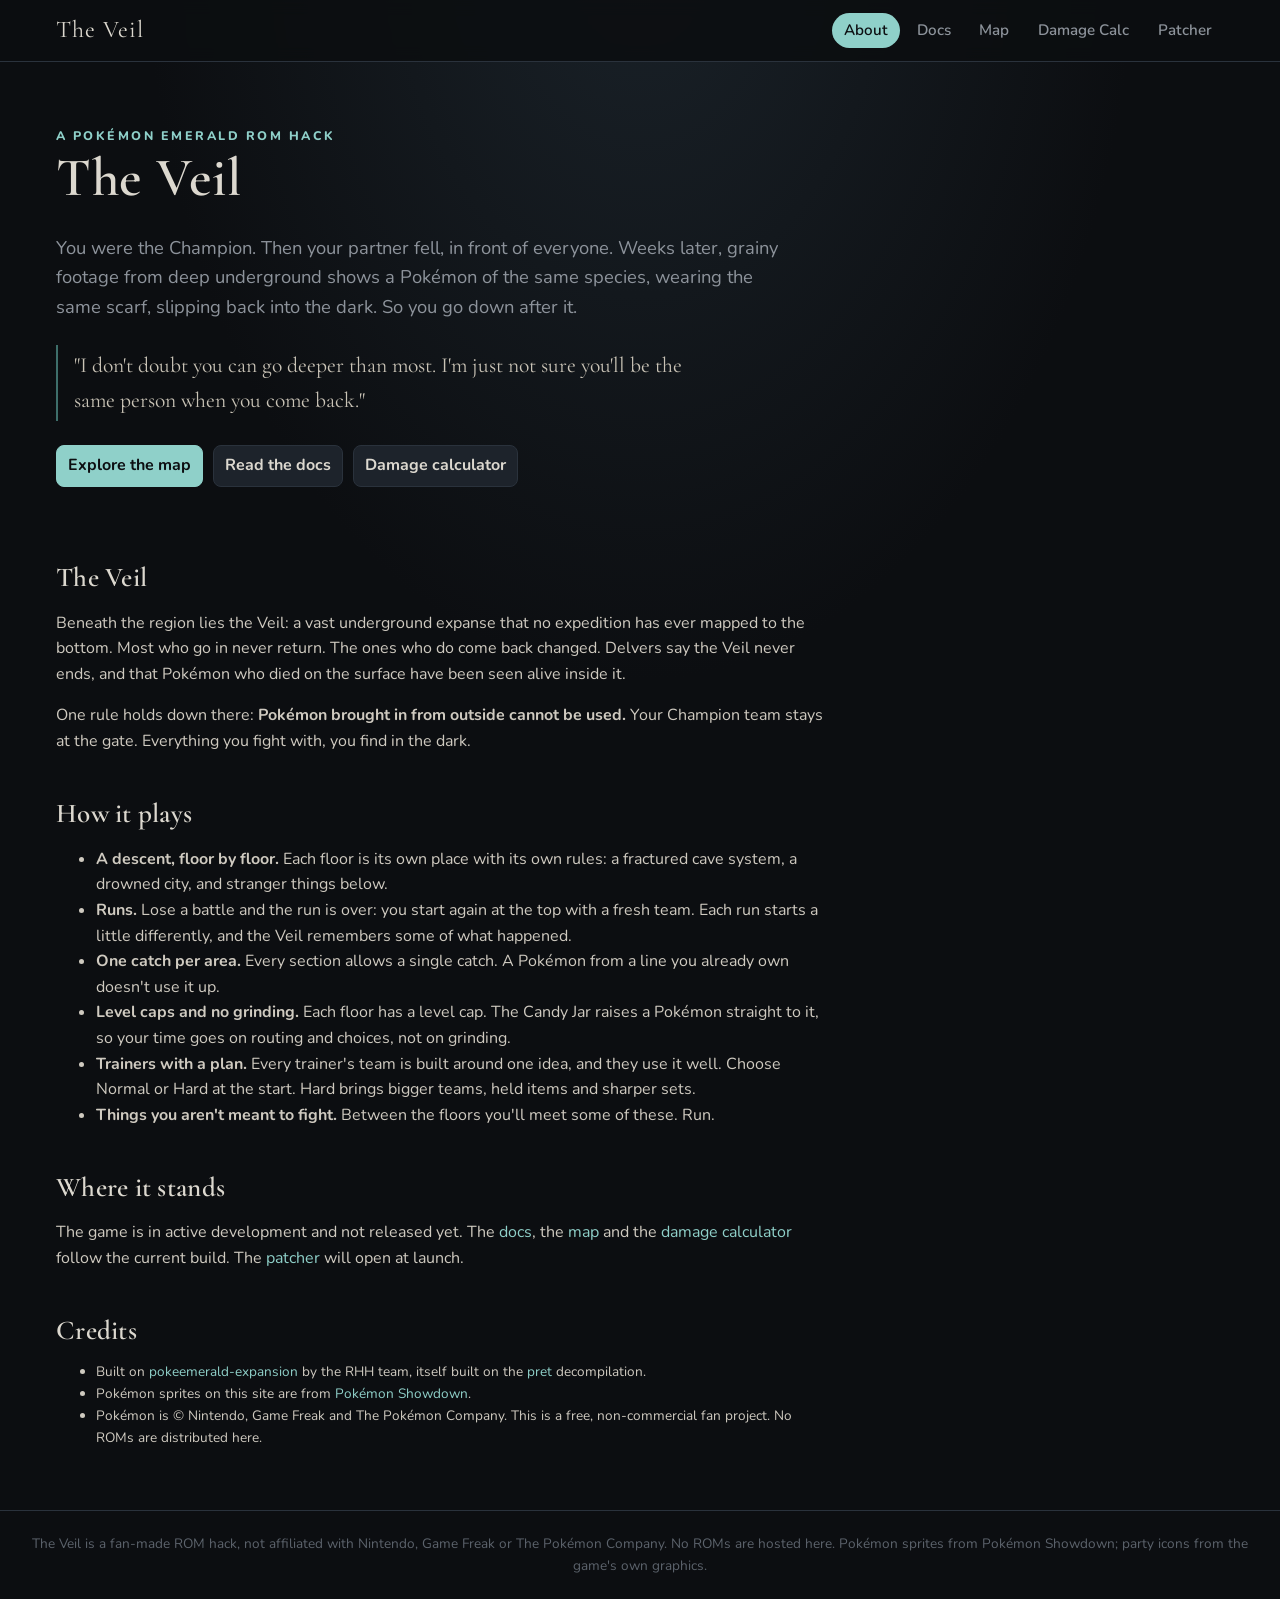
<file: index.html>
<!doctype html>
<html lang="en">
<head>
  <meta charset="utf-8">
  <meta name="viewport" content="width=device-width, initial-scale=1">
  <title>{title} - About</title>
  <meta name="description" content="A Pokémon Emerald ROM hack: a fallen Champion descends into the Veil.">
  <link rel="preconnect" href="https://fonts.googleapis.com">
  <link rel="preconnect" href="https://fonts.gstatic.com" crossorigin>
  <link href="https://fonts.googleapis.com/css2?family=Cormorant+Garamond:wght@500;600&family=JetBrains+Mono&family=Nunito:wght@400;600;700;800&display=swap" rel="stylesheet">
  <link rel="stylesheet" href="assets/style.css?v=202610292010">
  <script src="assets/site.js?v=202610292010" defer></script>
</head>
<body>
<main>
  <section class="hero">
    <div class="kicker">A Pokémon Emerald ROM hack</div>
    <h1 data-title>The Veil</h1>
    <p class="lead">You were the Champion. Then your partner fell, in front of everyone. Weeks later, grainy footage
      from deep underground shows a Pokémon of the same species, wearing the same scarf, slipping back into the
      dark. So you go down after it.</p>
    <p class="quote">"I don't doubt you can go deeper than most. I'm just not sure you'll be the same person when you
      come back."</p>
    <p class="hero-links">
      <a class="btn btn-primary" href="map.html">Explore the map</a>
      <a class="btn" href="docs.html">Read the docs</a>
      <a class="btn" href="calc.html">Damage calculator</a>
    </p>
  </section>

  <div class="prose">
    <h2>The Veil</h2>
    <p>Beneath the region lies the Veil: a vast underground expanse that no expedition has ever mapped to the bottom.
      Most who go in never return. The ones who do come back changed. Delvers say the Veil never ends, and that
      Pokémon who died on the surface have been seen alive inside it.</p>
    <p>One rule holds down there: <strong>Pokémon brought in from outside cannot be used.</strong> Your Champion
      team stays at the gate. Everything you fight with, you find in the dark.</p>

    <h2>How it plays</h2>
    <ul>
      <li><strong>A descent, floor by floor.</strong> Each floor is its own place with its own rules: a fractured
        cave system, a drowned city, and stranger things below.</li>
      <li><strong>Runs.</strong> Lose a battle and the run is over: you start again at the top with a fresh
        team. Each run starts a little differently, and the Veil remembers some of what happened.</li>
      <li><strong>One catch per area.</strong> Every section allows a single catch. A Pokémon from a line you
        already own doesn't use it up.</li>
      <li><strong>Level caps and no grinding.</strong> Each floor has a level cap. The Candy Jar raises a Pokémon
        straight to it, so your time goes on routing and choices, not on grinding.</li>
      <li><strong>Trainers with a plan.</strong> Every trainer's team is built around one idea, and they use it
        well. Choose Normal or Hard at the start. Hard brings bigger teams, held items and sharper sets.</li>
      <li><strong>Things you aren't meant to fight.</strong> Between the floors you'll meet some of these. Run.</li>
    </ul>

    <h2>Where it stands</h2>
    <p>The game is in active development and not released yet. The <a href="docs.html">docs</a>, the
      <a href="map.html">map</a> and the <a href="calc.html">damage calculator</a> follow the current build. The <a href="patcher.html">patcher</a>
      will open at launch.</p>

    <h2>Credits</h2>
    <ul class="small">
      <li>Built on <a href="https://github.com/rh-hideout/pokeemerald-expansion">pokeemerald-expansion</a> by
        the RHH team, itself built on the <a href="https://github.com/pret/pokeemerald">pret</a> decompilation.</li>
      <li>Pokémon sprites on this site are from <a href="https://play.pokemonshowdown.com">Pokémon Showdown</a>.</li>
      <li>Pokémon is © Nintendo, Game Freak and The Pokémon Company. This is a free, non-commercial fan project.
        No ROMs are distributed here.</li>
    </ul>
  </div>
</main>
</body>
</html>
</file>
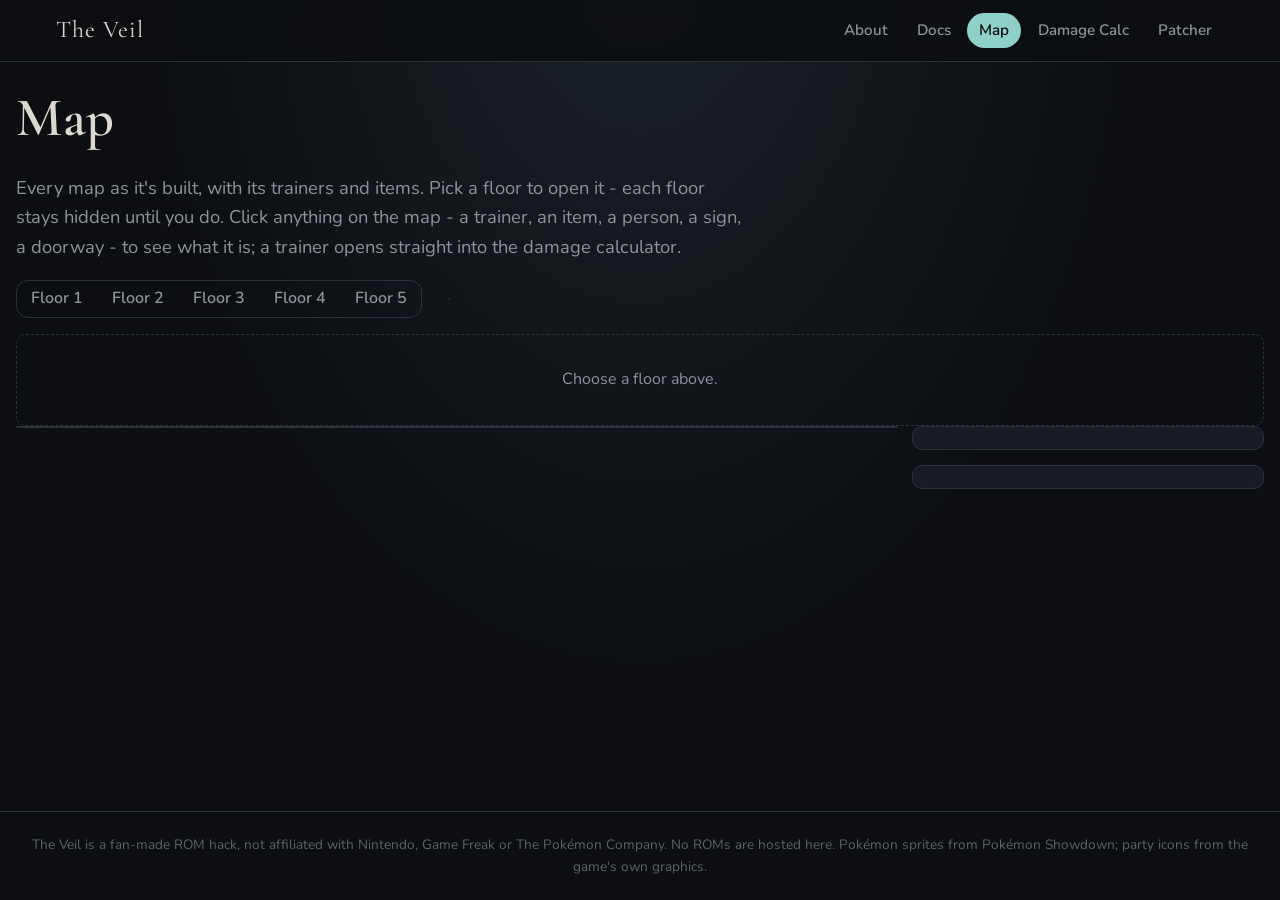
<file: map.html>
<!doctype html>
<html lang="en">
<head>
  <meta charset="utf-8">
  <meta name="viewport" content="width=device-width, initial-scale=1">
  <title>{title} - Map</title>
  <link rel="preconnect" href="https://fonts.googleapis.com">
  <link rel="preconnect" href="https://fonts.gstatic.com" crossorigin>
  <link href="https://fonts.googleapis.com/css2?family=Cormorant+Garamond:wght@500;600&family=JetBrains+Mono&family=Nunito:wght@400;600;700;800&display=swap" rel="stylesheet">
  <link rel="stylesheet" href="assets/style.css?v=202610292010">
  <script src="assets/site.js?v=202610292010" defer></script>
  <script src="assets/map.js?v=202610292010" defer></script>
</head>
<body>
<main class="mp-main">
  <h1>Map</h1>
  <p class="lead">Every map as it's built, with its trainers and items. Pick a floor to open it - each floor stays
    hidden until you do. Click anything on the map - a trainer, an item, a person, a sign, a doorway - to see what it
    is; a trainer opens straight into the damage calculator.</p>

  <div class="toolbar mp-tools">
    <div class="seg" id="mp-floors" role="tablist" aria-label="Floor"></div>
    <select id="mp-map" aria-label="Map" hidden></select>
    <span class="mp-toggles" id="mp-toggles" hidden></span>
    <span class="seg mp-zoom" id="mp-zoom" aria-label="Zoom" hidden></span>
  </div>

  <div class="gate" id="mp-gate">Choose a floor above.</div>

  <div class="mp" id="mp" hidden>
    <div class="mp-view" id="mp-view"><div class="mp-stage" id="mp-stage"></div></div>
    <aside class="mp-side">
      <div class="sc-box" id="mp-info"></div>
      <div class="sc-box" id="mp-list"></div>
    </aside>
  </div>
</main>
</body>
</html>
</file>
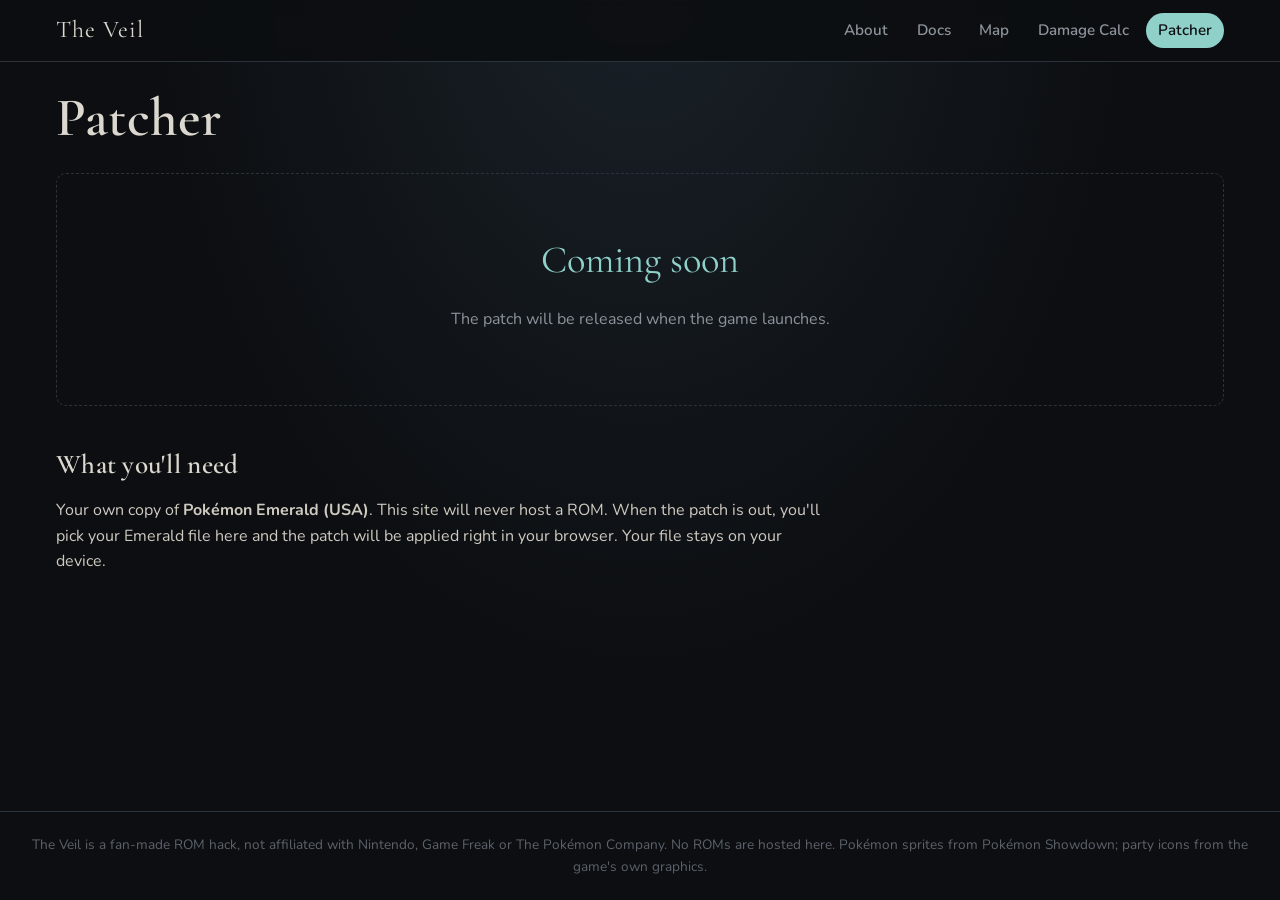
<file: patcher.html>
<!doctype html>
<html lang="en">
<head>
  <meta charset="utf-8">
  <meta name="viewport" content="width=device-width, initial-scale=1">
  <title>{title} - Patcher</title>
  <link rel="preconnect" href="https://fonts.googleapis.com">
  <link rel="preconnect" href="https://fonts.gstatic.com" crossorigin>
  <link href="https://fonts.googleapis.com/css2?family=Cormorant+Garamond:wght@500;600&family=JetBrains+Mono&family=Nunito:wght@400;600;700;800&display=swap" rel="stylesheet">
  <link rel="stylesheet" href="assets/style.css?v=202610292010">
  <script src="assets/site.js?v=202610292010" defer></script>
</head>
<body>
<main>
  <h1>Patcher</h1>
  <div class="soon">
    <div class="big">Coming soon</div>
    <p class="muted">The patch will be released when the game launches.</p>
  </div>
  <div class="prose">
    <h2>What you'll need</h2>
    <p>Your own copy of <strong>Pokémon Emerald (USA)</strong>. This site will never host a ROM. When the patch is
      out, you'll pick your Emerald file here and the patch will be applied right in your browser. Your file stays on
      your device.</p>
  </div>
</main>
</body>
</html>
</file>
<file: assets/style.css>
/* The Veil - site styles. One dark theme: the game lives underground. */
:root {
  --bg: #0c0e11;
  --bg-2: #12161b;
  --panel: #171c22;
  --panel-2: #1d232b;
  --line: #2a323c;
  --text: #dcd8cf;
  --muted: #8d939b;
  --faint: #5c636c;
  --accent: #8fd0c9;
  --accent-dim: #3e6e6a;
  --gold: #d7b46a;
  --bad: #d77a6f;
  --good: #8fc98b;
  --radius: 10px;
  --font: "Nunito", system-ui, -apple-system, "Segoe UI", sans-serif;
  --display: "Cormorant Garamond", Georgia, serif;
  --mono: "JetBrains Mono", ui-monospace, Consolas, monospace;
  color-scheme: dark;
}

* { box-sizing: border-box; }
html { -webkit-text-size-adjust: 100%; }
body {
  margin: 0;
  background: radial-gradient(ellipse at 50% -10%, #1a2229 0%, var(--bg) 55%) fixed, var(--bg);
  color: var(--text);
  font: 16px/1.6 var(--font);
  min-height: 100vh;
  display: flex;
  flex-direction: column;
}
a { color: var(--accent); text-decoration: none; }
a:hover { text-decoration: underline; }
h1, h2, h3 { font-family: var(--display); font-weight: 600; letter-spacing: .01em; line-height: 1.2; }
h1 { font-size: clamp(2.2rem, 6vw, 3.4rem); margin: 0 0 .4em; }
h2 { font-size: 1.7rem; margin: 1.6em 0 .5em; }
h3 { font-size: 1.25rem; margin: 1.2em 0 .4em; }
code, .mono { font-family: var(--mono); font-size: .9em; }
hr { border: 0; border-top: 1px solid var(--line); margin: 2rem 0; }

/* ------------------------------------------------------------------ header / nav / footer */
.site-header {
  position: sticky; top: env(safe-area-inset-top, 0px); z-index: 20;
  background: rgba(12, 14, 17, .88);
  backdrop-filter: blur(8px);
  border-bottom: 1px solid var(--line);
}
.site-header .inner {
  max-width: 1200px; margin: 0 auto; padding: .7rem 16px;
  display: flex; align-items: center; gap: 1.2rem; flex-wrap: wrap;
}
.brand { font-family: var(--display); font-size: 1.5rem; color: var(--text); letter-spacing: .04em; }
.brand:hover { text-decoration: none; color: var(--accent); }
.nav { display: flex; gap: .3rem; flex-wrap: wrap; margin-left: auto; }
.nav a {
  color: var(--muted); padding: .35rem .75rem; border-radius: 999px; font-weight: 600; font-size: .95rem;
}
.nav a:hover { color: var(--text); background: var(--panel); text-decoration: none; }
.nav a.active { color: var(--bg); background: var(--accent); }
main { flex: 1; width: 100%; max-width: 1200px; margin: 0 auto; padding: 1.5rem 16px 3rem; }
.site-footer {
  border-top: 1px solid var(--line); color: var(--faint); font-size: .85rem;
  padding: 1.4rem 16px; text-align: center;
}

/* ------------------------------------------------------------------ building blocks */
.panel {
  background: var(--panel); border: 1px solid var(--line); border-radius: var(--radius); padding: 1rem 1.1rem;
}
.muted { color: var(--muted); }
.plus { color: var(--good); } .minus { color: var(--bad); }
.small { font-size: .85rem; }
.lead { font-size: 1.15rem; color: var(--muted); max-width: 46rem; }
.prose { max-width: 48rem; }
.prose p, .prose li { color: #cfcac0; }
.grid { display: grid; gap: 1rem; }
.grid.cards { grid-template-columns: repeat(auto-fill, minmax(260px, 1fr)); }
.pill {
  display: inline-block; padding: .1rem .55rem; border-radius: 999px; font-size: .78rem; font-weight: 700;
  background: var(--panel-2); color: var(--muted); border: 1px solid var(--line);
}
.btn, button, select, input {
  font: inherit; color: var(--text); background: var(--panel-2); border: 1px solid var(--line);
  border-radius: 8px; padding: .45rem .7rem;
}
button, .btn { cursor: pointer; font-weight: 600; }
button:hover, .btn:hover { border-color: var(--accent-dim); text-decoration: none; }
button.primary, .btn.primary { background: var(--accent); color: var(--bg); border-color: var(--accent); }
button:disabled { opacity: .45; cursor: not-allowed; }
input[type=number] { width: 4.5rem; }
input:focus, select:focus, button:focus-visible { outline: 2px solid var(--accent-dim); outline-offset: 1px; }
label { font-size: .85rem; color: var(--muted); }

/* tabs */
.tabs { display: flex; gap: .4rem; flex-wrap: wrap; border-bottom: 1px solid var(--line); margin-bottom: 1.2rem; }
.tabs button {
  border: 0; border-bottom: 2px solid transparent; border-radius: 0; background: none; color: var(--muted);
  padding: .6rem .9rem;
}
.tabs button.on { color: var(--text); border-bottom-color: var(--accent); }
.seg { display: inline-flex; border: 1px solid var(--line); border-radius: 999px; overflow: hidden; }
.seg button { border: 0; border-radius: 0; background: none; color: var(--muted); padding: .35rem .9rem; }
.seg button.on { background: var(--accent); color: var(--bg); }
.toolbar { display: flex; gap: .8rem; align-items: center; flex-wrap: wrap; margin: 0 0 1rem; }

/* spoiler gate */
.gate {
  border: 1px dashed var(--line); border-radius: var(--radius); padding: 2rem 1rem; text-align: center;
  color: var(--muted);
}
.gate strong { color: var(--text); }

/* tables */
.table-wrap { overflow-x: auto; }
table { border-collapse: collapse; width: 100%; font-size: .92rem; }
th, td { text-align: left; padding: .4rem .55rem; border-bottom: 1px solid var(--line); vertical-align: top; }
th { color: var(--gold); font-weight: 700; font-size: .8rem; text-transform: uppercase; letter-spacing: .05em; }
tr:last-child td { border-bottom: 0; }
td.num, th.num { text-align: right; font-variant-numeric: tabular-nums; }

/* types */
.type {
  display: inline-block; min-width: 4.4em; text-align: center; padding: .05rem .4rem; border-radius: 5px;
  font-size: .72rem; font-weight: 800; letter-spacing: .04em; color: #111; text-transform: uppercase;
}
.t-NORMAL{background:#a8a77a}.t-FIRE{background:#ee8130}.t-WATER{background:#6390f0}.t-ELECTRIC{background:#f7d02c}
.t-GRASS{background:#7ac74c}.t-ICE{background:#96d9d6}.t-FIGHTING{background:#c22e28;color:#fff}
.t-POISON{background:#a33ea1;color:#fff}.t-GROUND{background:#e2bf65}.t-FLYING{background:#a98ff3}
.t-PSYCHIC{background:#f95587}.t-BUG{background:#a6b91a}.t-ROCK{background:#b6a136}.t-GHOST{background:#735797;color:#fff}
.t-DRAGON{background:#6f35fc;color:#fff}.t-DARK{background:#705746;color:#fff}.t-STEEL{background:#b7b7ce}
.t-FAIRY{background:#d685ad}.t-STELLAR{background:#40b5a5}.t-MYSTERY{background:#68a090}

/* trainer cards */
.place { margin: 1.6rem 0 .6rem; color: var(--gold); font-family: var(--display); font-size: 1.35rem; }
.trainer { margin-bottom: 1rem; }
.trainer-head { display: flex; align-items: baseline; gap: .6rem; flex-wrap: wrap; margin-bottom: .6rem; }
.trainer-head h3 { margin: 0; }
.team { display: grid; grid-template-columns: repeat(auto-fill, minmax(190px, 1fr)); gap: .6rem; }
.mon {
  background: var(--panel-2); border: 1px solid var(--line); border-radius: 8px; padding: .55rem .65rem;
  font-size: .86rem; position: relative;
}
.mon.added { border-color: var(--accent-dim); }
.mon .top { display: flex; gap: .5rem; align-items: center; }
.mon img { width: 48px; height: 48px; image-rendering: pixelated; flex: none; }
.mon .name { font-weight: 800; }
.mon ul { list-style: none; padding: 0; margin: .35rem 0 0; }
.mon li { display: flex; gap: .35rem; align-items: center; }
.mon .meta { color: var(--muted); font-size: .8rem; }
.mon .calc-link { position: absolute; top: .45rem; right: .55rem; font-size: .75rem; }

/* hero */
.hero { padding: 2.5rem 0 1rem; }
.hero .kicker { color: var(--accent); font-weight: 800; letter-spacing: .2em; text-transform: uppercase; font-size: .78rem; }
.quote {
  font-family: var(--display); font-size: 1.35rem; color: #c9c3b6; border-left: 2px solid var(--accent-dim);
  padding: .2rem 0 .2rem 1rem; margin: 1.5rem 0; max-width: 40rem;
}

.row { display: flex; gap: .5rem; align-items: center; flex-wrap: wrap; margin: .35rem 0; }
.hpbar { height: 6px; border-radius: 3px; background: var(--line); overflow: hidden; margin: .35rem 0; }
.hpbar span { display: block; height: 100%; background: var(--good); }

/* calculator: Showdown's layout - Pokémon 1 | moves, results, field | Pokémon 2, the chosen result across the top */
.sc-main { max-width: 1400px; padding-top: 1rem; font-size: 14px; }
.sc-main input, .sc-main select, .sc-main button { font-size: 13px; padding: .25rem .4rem; border-radius: 6px; }
.sc-main input, .sc-main select { min-width: 0; max-width: 100%; }
.sc-result {
  position: sticky; top: calc(env(safe-area-inset-top, 0px) + 3.3rem); z-index: 10;
  background: var(--panel); border: 1px solid var(--accent-dim); border-radius: var(--radius);
  padding: .7rem .9rem; margin-bottom: .9rem; box-shadow: 0 6px 18px rgba(0, 0, 0, .35);
}
.sc-result-main { font-weight: 700; line-height: 1.45; }
.sc-result-rolls { font-family: var(--mono); font-size: 12px; color: var(--muted); white-space: pre-wrap; margin-top: .3rem; }
.sc { display: grid; gap: .9rem; grid-template-columns: 1fr; align-items: start; }
.sc > section, .sc > .sc-col { min-width: 0; }
.sc-col { display: flex; flex-direction: column; gap: .9rem; min-width: 0; }

/* party icons (the game's own menu icons, assets/icons.png: 32 x 32 a Pokémon, 32 to a row - build_site_data.py),
   the save's party and boxes, the area finder */
.sc-icon {
  display: inline-block; width: 32px; height: 32px; flex: none; image-rendering: pixelated;
  background-image: url("icons.png"); background-repeat: no-repeat;
}
.sc-grid { grid-template-columns: repeat(6, 36px) !important; }
.sc-io textarea { width: 100%; min-height: 9rem; font-family: var(--mono); font-size: 12px; resize: vertical; }
.sc-io .sc-btns { display: flex; gap: .3rem; flex-wrap: wrap; margin-top: .35rem; }
.sc-io .sc-msg { font-size: 12px; margin-top: .3rem; }
.sc-ibtn {
  padding: 1px !important; border-radius: 6px !important; background: var(--panel-2); border: 1px solid transparent;
  line-height: 0; cursor: pointer;
}
.sc-ibtn:hover, .sc-ibtn:focus-visible { border-color: var(--accent-dim); }
.sc-ibtn.on { border-color: var(--accent); background: var(--accent-dim); }
.sc-ibtn.empty { opacity: .25; cursor: default; }
.sc-ibtn[draggable="true"] { cursor: grab; }
.sc-ibtn.dragging { opacity: .4; }
.sc-ibtn.over { border-color: var(--accent); opacity: 1; background: var(--accent-dim); }
.sc-hint { font-weight: 400; color: var(--faint); }
.sc-icons { display: flex; flex-wrap: wrap; gap: 3px; }
.sc-grid { display: grid; grid-template-columns: repeat(6, 44px); gap: 3px; }
.sc-team .sc-row2 { display: flex; gap: .4rem; align-items: center; flex-wrap: wrap; margin: .35rem 0; }
.sc-team select { padding: .25rem .4rem; font-size: 13px; }
.sc-drop {
  border: 1px dashed var(--line); border-radius: 8px; padding: .7rem; text-align: center; color: var(--muted);
  font-size: 12.5px; cursor: pointer;
}
.sc-drop:hover, .sc-drop.over { border-color: var(--accent); color: var(--text); }
.sc-trainer { border-top: 1px solid var(--line); padding: .4rem 0 .3rem; }
.sc-trainer:first-child { border-top: 0; }
.sc-trainer.on .sc-tname { color: var(--accent); }
.sc-tname { font-size: 13px; font-weight: 700; margin-bottom: .2rem; }
.sc-tname .muted { font-weight: 400; }
.sc-area-list { max-height: 21rem; overflow-y: auto; padding-right: .2rem; }
.sc-dropveil {
  position: fixed; inset: 0; z-index: 50; background: rgba(12, 14, 17, .82); display: grid; place-items: center;
  border: 3px dashed var(--accent); color: var(--accent); font-size: 1.3rem; font-weight: 800;
}
.sc-dropveil[hidden] { display: none; }
@media (min-width: 1100px) { .sc { grid-template-columns: minmax(0, 1fr) minmax(0, 1.05fr) minmax(0, 1fr); } }
@media (min-width: 700px) and (max-width: 1099px) {
  .sc { grid-template-columns: 1fr 1fr; }
  .sc-mid { grid-column: 1 / -1; order: -1; }
}
.sc-panel { background: var(--panel); border: 1px solid var(--line); border-radius: var(--radius); padding: .7rem .8rem; }
.sc-panel-head { display: flex; justify-content: space-between; align-items: baseline; }
.sc-panel-head-r { justify-content: flex-end; margin-bottom: -.2rem; }
.sc-h { color: var(--gold); font-weight: 800; font-size: .78rem; text-transform: uppercase; letter-spacing: .06em; margin-bottom: .35rem; }
.sc-sub { color: var(--muted); font-weight: 700; font-size: .78rem; margin-bottom: .25rem; }
.sc-pick { display: flex; gap: .5rem; align-items: center; margin-bottom: .4rem; }
.sc-sprite { width: 56px; height: 56px; image-rendering: pixelated; flex: none; }
.sc-set { flex: 1; font-weight: 700; }
.sc-row { display: grid; grid-template-columns: 5.6rem minmax(0, 1fr); gap: .4rem; align-items: center; margin: .22rem 0; }
.sc-l { color: var(--muted); font-size: 12px; }
.sc-v { display: flex; gap: .3rem; align-items: center; flex-wrap: wrap; min-width: 0; }
.sc-v > select { flex: 1; }
.sc-num { width: 3.6rem; }
.sc-caps { display: inline-flex; gap: .2rem; flex-wrap: wrap; }
.sc-mini { padding: .1rem .35rem !important; font-size: 11px !important; color: var(--muted); }
.sc-mini.on { color: var(--bg); background: var(--accent); border-color: var(--accent); }
.sc-stats {
  display: grid; grid-template-columns: 2.6rem 2.4rem 3.6rem 2.8rem minmax(0, 3.6rem); gap: .2rem .4rem;
  align-items: center; margin: .5rem 0; font-variant-numeric: tabular-nums;
}
.sc-th { color: var(--faint); font-size: 11px; font-weight: 700; }
.sc-stat { font-weight: 700; font-size: 12px; }
.sc-base { color: var(--muted); }
.sc-final { text-align: right; }
.sc-boost { padding: .15rem .2rem !important; }
.sc-desc { color: var(--muted); font-size: 12px; margin: -.1rem 0 .3rem 6rem; }
.sc-flags { display: flex; gap: .6rem; flex-wrap: wrap; margin: .3rem 0; }
.sc-check { font-size: 12px; color: var(--text); display: inline-flex; align-items: center; gap: .3rem; margin: .15rem 0; }
.sc-move { display: grid; grid-template-columns: minmax(0, 1fr) 3.2rem 5.2rem 5.2rem auto; gap: .3rem; align-items: center; margin: .25rem 0; }
.sc-move .sc-hits { grid-column: 1 / -1; justify-self: start; }
.sc-mvname { font-weight: 700; }
.sc-crit { font-size: 11px; color: var(--muted); display: inline-flex; gap: .2rem; align-items: center; }
.sc-movelists { display: grid; grid-template-columns: 1fr 1fr; gap: .7rem; }
.sc-res {
  display: flex; justify-content: space-between; gap: .4rem; width: 100%; text-align: left; margin: .25rem 0;
  background: var(--panel-2); font-weight: 600; padding: .4rem .55rem !important;
}
.sc-res.on { background: var(--accent); color: var(--bg); border-color: var(--accent); }
.sc-res-pct { font-variant-numeric: tabular-nums; font-weight: 700; white-space: nowrap; }
.sc-note { color: var(--faint); font-size: 12px; margin: .4rem 0 .8rem; }
.sc-box { background: var(--panel); border: 1px solid var(--line); border-radius: var(--radius); padding: .7rem .8rem; }
.sc-btnrow { display: grid; grid-template-columns: 4.2rem minmax(0, 1fr); gap: .4rem; align-items: center; margin: .3rem 0; }
.sc-btnrow > span { color: var(--muted); font-size: 12px; }
.sc-seg { flex-wrap: wrap; border-radius: 8px; }
.sc-seg button { padding: .2rem .55rem !important; border-radius: 0 !important; }
.sc-sides { display: grid; grid-template-columns: 1fr 1fr; gap: .6rem; margin-top: .5rem; }
.sc-sides > div { display: flex; flex-direction: column; }

/* patcher */
.soon {
  text-align: center; padding: 3.5rem 1rem; border: 1px dashed var(--line); border-radius: var(--radius);
}
.soon .big { font-family: var(--display); font-size: 2.4rem; color: var(--accent); }

@media (max-width: 600px) {
  body { font-size: 15px; }
  .nav { margin-left: 0; }
  .site-header { position: static; }
  .sc-result { top: env(safe-area-inset-top, 0px); }
  .sc-move { grid-template-columns: minmax(0, 1fr) 3rem 4.6rem; }
  .sc-move .sc-mvcat { grid-column: 1 / 2; }
  .sc-movelists { grid-template-columns: 1fr; }
}

/* ------------------------------------------------------------------ the map page (map.js) */
.hero-links { display: flex; gap: .6rem; flex-wrap: wrap; margin-top: 1.4rem; }
.hero-links .btn { text-decoration: none; font-weight: 700; }
.btn-primary { background: var(--accent); color: var(--bg); border-color: var(--accent); }
.btn-primary:hover { filter: brightness(1.08); }
.mp-main { max-width: 1400px; }
.mp-tools select { max-width: 100%; }
.mp-tools .seg { flex-wrap: wrap; border-radius: 12px; }
.mp-tools .seg button { white-space: nowrap; }
.mp-toggles { display: inline-flex; gap: .7rem; flex-wrap: wrap; }
.mp { display: grid; gap: .9rem; grid-template-columns: minmax(0, 1fr); align-items: start; }
@media (min-width: 1000px) { .mp { grid-template-columns: minmax(0, 1fr) 22rem; } }
.mp-view {
  overflow: auto; max-height: 78vh; background: #000; border: 1px solid var(--line); border-radius: var(--radius);
  overscroll-behavior: contain;
}
.mp-stage { position: relative; margin: 0 auto; cursor: pointer; }
.mp-cursor { position: absolute; border: 2px solid rgba(255, 255, 255, .85); border-radius: 3px; pointer-events: none; box-sizing: border-box; }
.mp-cursor.on { border-color: var(--accent); box-shadow: 0 0 0 2px rgba(0, 0, 0, .5); }
.mp-says { font-style: italic; color: var(--text); }
.mp-key.person { background: #e8e2d6; }
.mp-key.sign { background: #a8794f; }
.mp-key.exit { background: #6fa0e0; }
.mp-key.spot { background: var(--faint); }
.mp-img { display: block; image-rendering: pixelated; max-width: none; }
.mp-side { display: flex; flex-direction: column; gap: .9rem; min-width: 0; }
.mp-pin {
  position: absolute; width: 16px; height: 16px; padding: 0 !important; border-radius: 50% !important;
  transform: translate(-50%, -50%); border: 2px solid #0c0e11 !important; cursor: pointer;
  box-shadow: 0 0 0 1px rgba(255, 255, 255, .55), 0 2px 6px rgba(0, 0, 0, .6);
}
.mp-pin:hover, .mp-pin:focus-visible { transform: translate(-50%, -50%) scale(1.35); z-index: 2; }
.mp-pin.on { transform: translate(-50%, -50%) scale(1.5); z-index: 3; box-shadow: 0 0 0 3px var(--text), 0 2px 8px rgba(0, 0, 0, .7); }
.mp-pin.trainer, .mp-key.trainer { background: #e0675a; }
.mp-pin.item, .mp-key.item { background: var(--gold); }
.mp-pin.hidden, .mp-key.hidden { background: #b48ce6; }
.mp-pin.trade, .mp-key.trade { background: var(--accent); }
.mp-key { display: inline-block; width: 10px; height: 10px; border-radius: 50%; margin-right: .35rem; flex: none; vertical-align: middle; }
.mp-legend { display: flex; flex-wrap: wrap; gap: .4rem .9rem; color: var(--muted); }
.mp-team { display: flex; flex-direction: column; gap: .2rem; margin: .5rem 0 .6rem; }
.mp-mon {
  display: grid; grid-template-columns: 32px minmax(0, 1fr); column-gap: .45rem; align-items: center; padding: .2rem .3rem;
  border-radius: 8px; color: var(--text); text-decoration: none;
}
.mp-mon:hover { background: var(--panel-2); }
.mp-mon .sc-icon { grid-row: span 2; }
.mp-mon-name { font-size: 13px; }
.mp-mon-moves { font-size: 11.5px; }
.mp-calc { display: inline-block; text-decoration: none; font-size: 13px; }
.mp-row {
  display: flex; align-items: center; width: 100%; text-align: left; font-size: 13px; padding: .25rem .4rem !important;
  border: 0 !important; background: none !important; border-radius: 6px !important; color: var(--text);
}
button.mp-row:hover, .mp-row.on { background: var(--panel-2) !important; }
.mp-row.static { color: var(--muted); }
#mp-list { max-height: 30rem; overflow-y: auto; }
.mp-others { margin-bottom: .6rem; }
.mp-others .seg button { font-size: 12px; }
</file>
